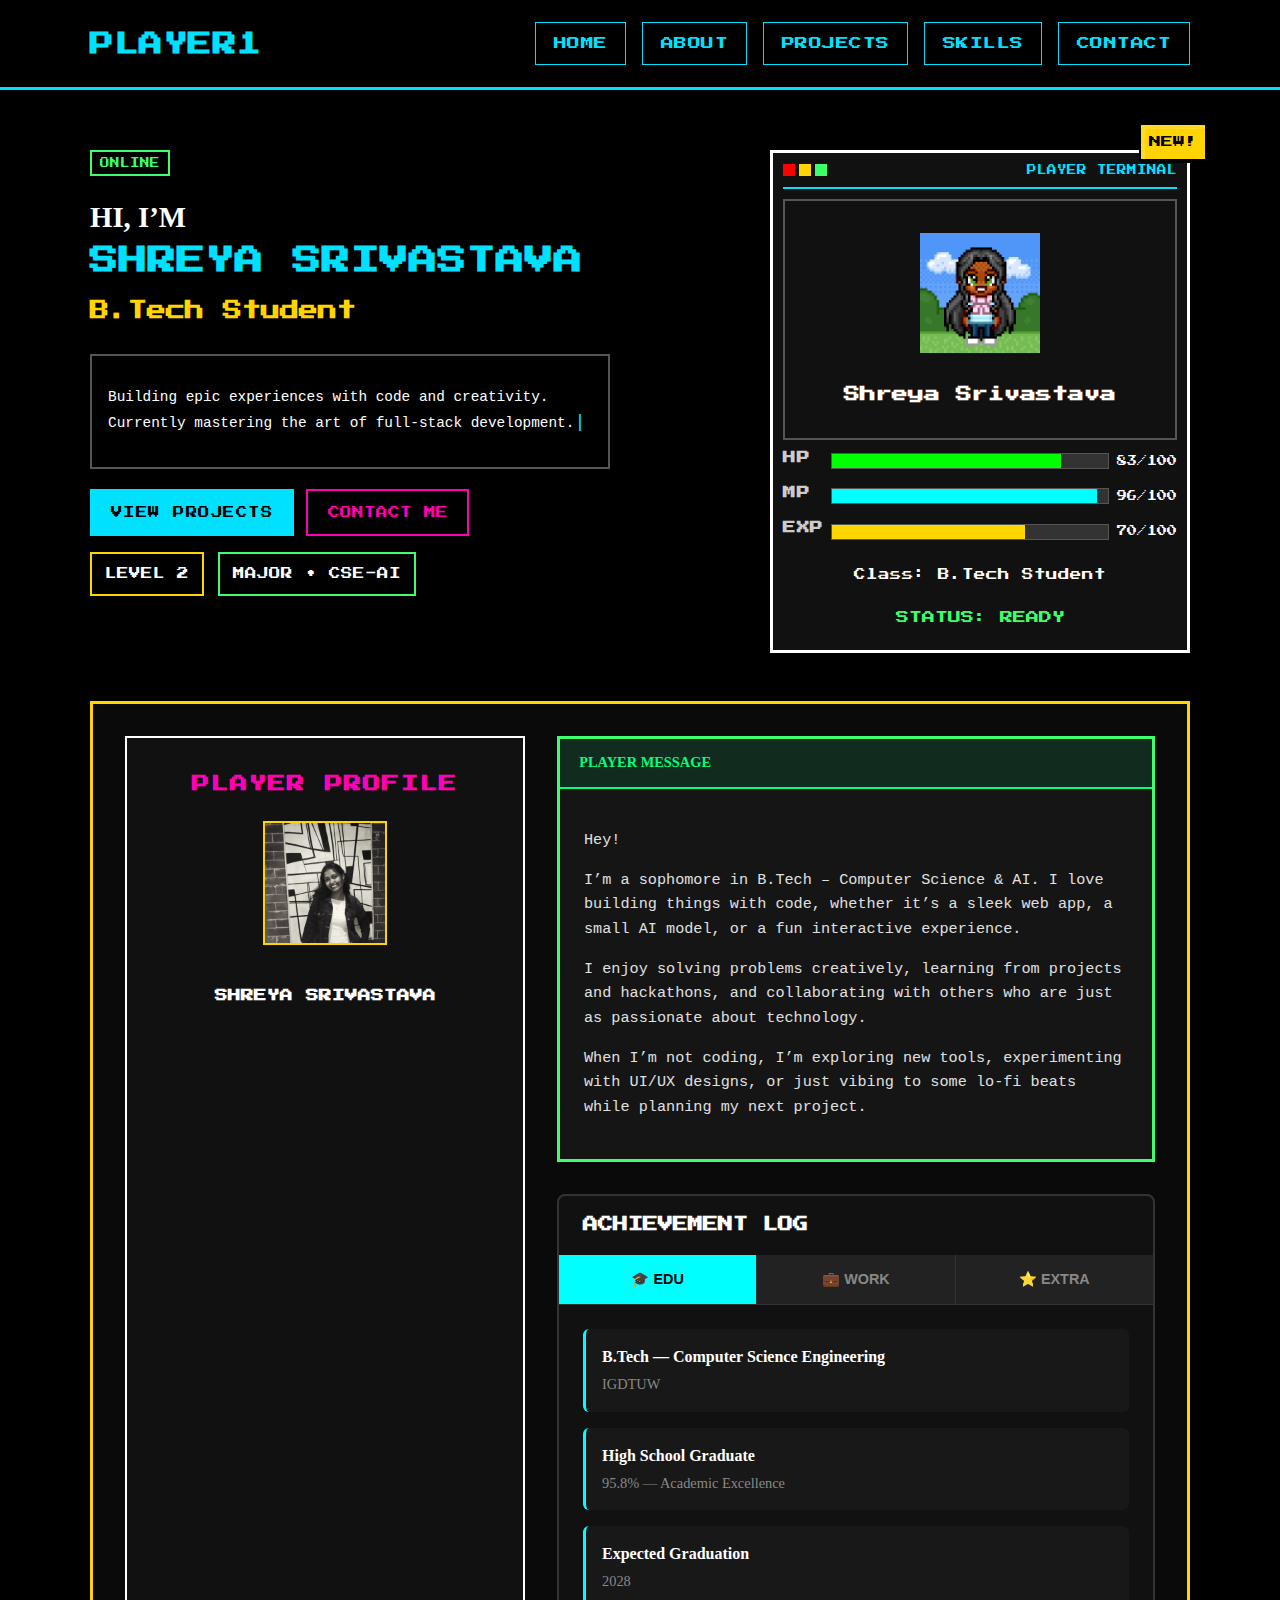
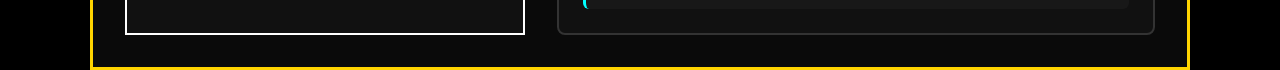
<file: index.html>
<!DOCTYPE html>
<html lang="en">
<head>
  <meta charset="UTF-8" />
  <link rel="icon" type="image/svg+xml" href="./images/avatar.png" />
  <title>Shreya | Portfolio</title>
  <meta name="viewport" content="width=device-width, initial-scale=1" />
  <link href="https://fonts.googleapis.com/css2?family=Press+Start+2P&display=swap" rel="stylesheet" />
  <link rel="stylesheet" href="styles.css" />
</head>
<body>

  <!-- Sticky navbar -->
  <section class="navbar">
  <header class="container navbar-header">
    <h1 class="logo">PLAYER1</h1>
    <nav aria-label="primary">
      <ul>
        <li class="nav-item"><a href="#home">HOME</a></li>
        <li class="nav-item"><a href="#about">ABOUT</a></li>
        <li class="nav-item"><a href="#projects">PROJECTS</a></li>
        <li class="nav-item"><a href="#skills">SKILLS</a></li>
        <li class="nav-item"><a href="#contact">CONTACT</a></li>
      </ul>
    </nav>
  </header>
</section>


  <!-- Hero -->
  <section class="hero container" id="home">
    <div class="intro">
      <span class="status">ONLINE</span>

      <h2>HI, I’M <span class="highlight">SHREYA SRIVASTAVA</span></h2>
      <h3>B.Tech Student</h3>

      <div class="message-box">
        <p>
          Building epic experiences with code and creativity.<br />
          Currently mastering the art of full-stack development.<span class="message-box-cursor">|</span>
        </p>
      </div>

      <div class="buttons">
        <a href="#projects" class="btn btn-primary">VIEW PROJECTS</a>
        <a href="#contact" class="btn btn-secondary">CONTACT ME</a>
      </div>

      <div class="stats-row">
        <div class="card-primary">LEVEL <span>2</span></div>
        <div class="card-secondary">MAJOR • CSE-AI</div>
      </div>
    </div>
    
    <div class="terminal">
      <div class="badge-new">NEW!</div>

      <div class="terminal-header">
        <span class="dot red"></span>
        <span class="dot yellow"></span>
        <span class="dot green"></span>
        <span class="terminal-title">PLAYER TERMINAL</span>
      </div>

      <div class="terminal-body">
        <div class="avatar">
          <img src="./images/avatar.png" alt="avatar" height="120" width="120">
        </div>
        <h4 class="player-name">Shreya Srivastava</h4>
      </div>
        <div class="stat-row">
    <span class="stat-label">HP</span>
    <div class="bar"><span style="width:83%" class="hp"></span></div>
    <span class="stat-value">83/100</span>
  </div>

  <div class="stat-row">
    <span class="stat-label">MP</span>
    <div class="bar"><span style="width:96%" class="mp"></span></div>
    <span class="stat-value">96/100</span>
  </div>

  <div class="stat-row">
    <span class="stat-label">EXP</span>
    <div class="bar"><span style="width:70%" class="xp"></span></div>
    <span class="stat-value">70/100</span>
  </div>

        <p class="class">Class: B.Tech Student</p>
        <p class="status-ready">STATUS: READY</p>
    </div>
  </section>

   <!-- About -->
<section id="about" class="about container">
  <div class="dashboard-container">
    
    <!-- Left Panel -->
    <div class="player-profile-panel">
      <div class="player-profile-header">
        <h3>PLAYER PROFILE</h3>
      </div>
      <div class="player-avatar">
        <div class="avatar-frame">
          <img src="./images/about.jpg" alt="Shreya Avatar">
        </div>
      </div>
      
      <div class="player-info">
        <h2 class="player-about-name">SHREYA SRIVASTAVA</h2>
      </div>

      <!-- Personal Message -->
      <!-- <div class="personal-message">
        <div class="message-header"></div>
        <div class="message-content">
          <p>Hey!</p>
          <p>I’m a sophomore in B.Tech – Computer Science & AI. I love building things with code, whether it’s a sleek web app, a small AI model, or a fun interactive experience.</p>
          <p>I enjoy solving problems creatively, learning from projects and hackathons, and collaborating with others who are just as passionate about technology.</p>
          <p>When I’m not coding, I’m exploring new tools, experimenting with UI/UX designs, or just vibing to some lo-fi beats while planning my next project.</p>
        </div>
      </div>-->
    </div>

    <!-- Right Panel -->
    <div class="stats-panel"> 
<div class="personal-message">
      <div class="message-header">
        <span>PLAYER MESSAGE</span>
      </div>
      <div class="message-content">
        <p>Hey!</p>
        <p>I’m a sophomore in B.Tech – Computer Science & AI. I love building things with code, whether it’s a sleek web app, a small AI model, or a fun interactive experience.</p>
        <p>I enjoy solving problems creatively, learning from projects and hackathons, and collaborating with others who are just as passionate about technology.</p>
        <p>When I’m not coding, I’m exploring new tools, experimenting with UI/UX designs, or just vibing to some lo-fi beats while planning my next project.</p>
      </div>
    </div>


      <!-- Achievement Log -->
      <div class="achievement-panel">
        <div class="panel-header">
          <h3>ACHIEVEMENT LOG</h3>
        </div>
        
        <div class="achievement-tabs">
          <button class="tab-btn active" data-tab="edu">🎓 EDU</button>
          <button class="tab-btn" data-tab="work">💼 WORK</button>
          <button class="tab-btn" data-tab="extra">⭐ EXTRA</button>
        </div>

        <div class="achievement-content">
          <div class="tab-content active" id="edu">
            <div class="achievement-item">
              <div class="achievement-title">B.Tech — Computer Science Engineering</div>
              <div class="achievement-subtitle">IGDTUW</div>
            </div>
            <div class="achievement-item">
              <div class="achievement-title">High School Graduate</div>
              <div class="achievement-subtitle">95.8% — Academic Excellence</div>
            </div>
            <div class="achievement-item">
              <div class="achievement-title">Expected Graduation</div>
              <div class="achievement-subtitle">2028</div>
            </div>
          </div>
          
          <div class="tab-content" id="work">
            <div class="achievement-item">
              <div class="achievement-title">Frontend Development Intern</div>
              <div class="achievement-subtitle">Currently Seeking</div>
            </div>
            <div class="achievement-item">
              <div class="achievement-title">Freelance Projects</div>
              <div class="achievement-subtitle">Web Development & Design</div>
            </div>
          </div>
          
          <div class="tab-content" id="extra">
            <div class="achievement-item">
              <div class="achievement-title">IEEE Club Member</div>
              <div class="achievement-subtitle">Active Participant</div>
            </div>
            <div class="achievement-item">
              <div class="achievement-title">Hackathon Warrior</div>
              <div class="achievement-subtitle">Multiple Participations</div>
            </div>
            <div class="achievement-item">
              <div class="achievement-title">Open Source Contributor</div>
              <div class="achievement-subtitle">Growing Portfolio</div>
            </div>
          </div>
        </div>
      </div>

    </div>
  </div>
</section>


  <script src="script.js"></script>
</body>
</html>
</file>
<file: boot.html>
<!DOCTYPE html>
<html lang="en">
<head>
<meta charset="UTF-8">
<title>ShreyaOS Boot</title>
<link href="https://fonts.googleapis.com/css2?family=Press+Start+2P&display=swap" rel="stylesheet">
<style>
body {
  margin: 0;
  background: black;
  color: limegreen;
  font-family: "Press Start 2P", monospace;
  font-size: 12px;
  display: flex;
  flex-direction: column;
  justify-content: center;
  align-items: center;
  height: 100vh;
}
p { margin: 5px 0; }
.blink {
  animation: blink 1s step-start infinite;
}
@keyframes blink {
  50% { opacity: 0; }
}
</style>
</head>
<body>
  <p>ShreyaOS v1.0</p>
  <p>Initializing pixels...</p>
  <p>Loading desktop environment...</p>
  <p class="blink">Press any key to continue_</p>

<script>
const BOOT_DURATION = 4000;
function goToDesktop(){
  window.location.href = "index.html";
}
document.addEventListener("keydown", goToDesktop);
setTimeout(goToDesktop, BOOT_DURATION);
</script>
</body>
</html>
</file>
<file: styles.css>
* {
	box-sizing: border-box;
}

:root {
	--cyan: #00e0ff;
	--yellow: #ffd400;
	--lime: #3cff6b;
	--pink: #ff00b7;
	--bg: #000;
	--panel: #111;
	--muted: #555;
	--nav-height: 90px;
}

html,
body {
	height: 100%;
	scroll-behavior: smooth;
	padding-top: 75px;
}

body {
	margin: 0;
	background: var(--bg);
	color: #fff;
	font-family: Press Start 2P, system-ui, -apple-system, Segoe UI, 'Roboto', sans-serif;
	line-height: 1.5;
}

.container {
	width: min(1100px, 92vw);
	margin-inline: auto;
	margin-top: 0;
}

.navbar {
  position: fixed;
  top: 0;
  z-index: 1000;
  background: var(--bg);
  border-bottom: 3px solid var(--cyan);
  width: 100%;
  height: var(--nav-height);
  display: flex;
  align-items: center;
  justify-content: space-between;
}

.navbar-header {
  display: flex;
  justify-content: space-between; 
  align-items: center;
  flex-wrap: nowrap;
}

.logo {
	color: var(--cyan);
	font-size: 1.5rem;
	letter-spacing: .5px;
  font-family: 'Press Start 2P';
  text-decoration: none;
}

nav ul {
	list-style: none;
	display: flex;
	flex-wrap: nowrap;
	gap: clamp(.4rem, 2vw, 1rem);
	padding: 0;
	margin: 0;
}

nav a {
	color: var(--cyan);
	text-decoration: none;
  	font-family: 'Press Start 2P';
  	font-size: 0.8rem;
	letter-spacing: .5px;
	border: 1.5px solid var(--cyan);
	padding: .7rem 1.1rem;
	display: inline-block;
	transition: background .2s, color .2s, transform .05s;
}

nav a:hover {
	background: var(--cyan);
	color: #000;
}

nav a:active {
	transform: translateY(1px);
}

.hero {
	display: grid;
	grid-template-columns: 1fr clamp(280px, 36vw, 420px);
	gap: clamp(1.25rem, 4vw, 4rem);
	align-items: start;
	margin-bottom: 3rem;
	scroll-margin-top: 120px;
}

.intro {
	max-width: 65ch;
}

.status {
	display: inline-block;
	color: var(--lime);
	border: 2px solid var(--lime);
	font-size: .6rem;
  font-family: 'Press Start 2P';
	padding: .25rem .5rem;
	margin-bottom: 1.2rem;
}

.intro h2 {
	font-size: clamp(1rem, 4vw, 1.8rem);
	margin: 0 0 .6rem;
}

.highlight {
	color: var(--cyan);
  font-family: 'Press Start 2P';
	font-size: clamp(1.1rem, 4.8vw, 1.8rem);
	display: inline-block;
}

.hero h3 {
	color: var(--yellow);
	font-size: clamp(1rem, 3vw, 1.2rem);
	margin: .6rem 0 1.8rem;
  font-family: 'Press Start 2P';
}

.message-box {
	border: 2px solid var(--muted);
	padding: 1rem;
	margin: 1rem 0 1.25rem;
	font-size: clamp(.7rem, 2.2vw, .9rem);
  font-family:Courier New, Courier, 'monospace';
}

.message-box-cursor{
  color: var(--cyan);
  font-size: 1.2rem;
}


.buttons {
	display: flex;
	flex-wrap: wrap;
	gap: .8rem;
  font-family: 'Press Start 2P';
}

.btn {
	text-decoration: none;
	font-size: .72rem;
	padding: .8rem 1.2rem;
	display: inline-block;
  transition: background .2s, color .2s, transform .05s;
}

.btn-primary {
  background-color: var(--cyan);
  color: var(--bg);
  letter-spacing: .5px;
  padding: .7rem 1.1rem;
  border: 3px solid transparent; 
}

.btn-primary:hover {
  background-color: #000;
  color: var(--cyan);
  border-color: var(--cyan); 
}

.btn-secondary {
	color: var(--pink);
	border: 2px solid var(--pink);
}

.btn-secondary:hover {
	background: var(--pink);
	color: #000;
  font-weight: 700;
}

.stats-row {
	display: flex;
	flex-wrap: wrap;
	gap: .9rem;
	margin-top: 1rem;
  font-family: 'Press Start 2P';
}

.card-primary {
	border: 2px solid var(--yellow);
	padding: .7rem .8rem;
	font-size: .72rem;
}

.card-secondary {
	border: 2px solid var(--lime);
	padding: .7rem .8rem;
	font-size: .72rem;
}

.terminal {
	position: relative;
	background: var(--panel);
	border: 3px solid #fff;
	padding: 10px;
	width: 100%;
	max-width: clamp(320px, 36vw, 420px);
	justify-self: end;
}

.badge-new {
	position: absolute;
	top: -30px;
	right: -20px;
	background: var(--yellow);
	color: #000;
	font-size: .75rem;
  font-family: 'Press Start 2P';
	border: 2px solid #000;
	padding: .5rem .5rem;
	box-shadow: 2px 2px 0 #000, 4px 4px 0 rgba(255, 255, 255, .15) inset;
	animation: bounce 1.5s ease-in-out infinite alternate;
}

@keyframes bounce {
	0% {
		transform: translateY(-2px) rotate(-3deg);
	}

	100% {
		transform: translateY(4px) rotate(3deg);
	}
}

.terminal-header {
	display: flex;
	align-items: center;
	gap: 4px;
	margin-bottom: 10px;
  padding-bottom: 10px;
  border-bottom: 2px solid var(--cyan);
}

.dot {
	width: 12px;
	height: 12px;
	/* border-radius: 50%; */
	display: inline-block;
}

.red {
	background: red;
}

.yellow {
	background: var(--yellow);
}

.green {
	background: var(--lime);
}

.terminal-title {
	margin-left: auto;
	font-size: .6rem;
	color: var(--cyan);
  font-family: 'Press Start 2P';
}

.terminal-body{
  border: 2px solid var(--muted);
  padding: 2rem;
  align-items: center;
  text-align: center;
}

.player-name {
	text-align: center;
	font-size: 1rem;
  font-family: 'Press Start 2P';
  margin-bottom: 0rem;
}

.player-about-name{
	text-align: center;
	font-size: 0.8rem;
	font-family: 'Press Start 2P';
	margin-bottom: 1rem;
}

.stat-row {
  display: flex;
  align-items: center;
  gap: 8px;
  margin: 8px 0;
  font-family: 'Press Start 2P', monospace;
  font-size: 10px;
}

.stat-label {
  width: 40px;
  color: #00e0ff;
  margin: 0rem;
}

.bar {
  flex: 1;
  background: #333;
  height: 16px;
  position: relative;
  border: 1px solid #555;
}

.bar span {
  display: block;
  height: 100%;
}

.hp { background: lime; }
.mp { background: cyan; }
.xp { background: gold; }

.stat-value {
  width: 60px;
  text-align: right;
}


.class{
	padding: .7rem;
	font-size: .72rem;
	margin-top: .6rem;
	font-family: "Press Start 2P";
	text-align: center;
}


.status-ready {
	font-size: .82rem;
	font-family: "Press Start 2P";
	text-align: center;
	padding-top: 0;
	color: var(--lime);
}

/* ---- responsiveness ---- */
@media (max-width: 980px) {
	.hero {
		grid-template-columns: 1fr;
		align-items: start;
	}

	.terminal {
		justify-self: start;
		max-width: 520px;
	}
}

@media (max-width: 680px) {
	nav ul {
		justify-content: center;
	}

	.buttons {
		justify-content: center;
	}

	.intro {
		text-align: center;
	}

	.stats-row {
		justify-content: center;
	}

	.terminal {
		margin-inline: auto;
	}
}

@media (max-width: 460px) {
	nav a {
		padding: .5rem .8rem;
		font-size: .7rem;
	}

	.badge-new {
		top: -10px;
		right: -10px;
	}
}

.section-title {
  font-family: 'Press Start 2P';
  font-size: 1.4rem;
  color: var(--cyan);
  text-align: center;
  margin-bottom: 2rem;
  border-bottom: 2px solid var(--cyan);
  padding-bottom: .5rem;
}


.about {
	border: 3px solid var(--yellow);
  background: #0a0a0a;
  min-height: 100vh;
  scroll-margin-top: 120px;
}


.dashboard-container {
  display: grid;
  grid-template-columns: 400px 1fr;
  gap: 2rem;
  max-width: 1200px;
  margin: 0 auto;
  padding: 2rem;
}

/* Panel Base Styles */
.player-profile-panel,
.stats-panel {
  display: flex;
  flex-direction: column;
}

.stats-panel {
  display: flex;
  flex-direction: column;
  gap: 2rem; /* spacing between message and achievements */
}

.panel-header {
  padding: 0.2rem 1.5rem;
  font-size: small;
  text-align: justify;
  font-family: "Press Start 2P";
}

.panel-header.cyan {
  background: rgba(0, 255, 255, 0.1);
  border-color: #00ffff;
}

.panel-header.green {
  background: rgba(0, 255, 128, 0);
  border-color: #00ff7f;
  color: var(--lime);
}

.player-profile-header h3 {
  text-align: center;
  margin: 0;
  color: var(--pink);
  font-size: 1.1rem;
  font-family: 'Press Start 2P';
  font-weight: bold;
  letter-spacing: 1px;
}

/* Player Profile Panel */
.player-profile-panel {
  background: #111;
  border: 2px solid white;
  padding: 2rem;
}

.player-avatar {
  text-align: center;
  margin: 1.5rem;
}

.avatar-frame {
  display: inline-block;
  padding: 2px;
  background: var(--yellow);
}

.avatar-frame img {
  width: 120px;
  height: 120px;
  display: block;
}

.player-info {
  text-align: center;
}

.detail-item {
  display: flex;
  align-items: center;
  gap: 0.8rem;
  padding: 0.6rem;
  margin-bottom: 0.5rem;
  background: rgba(255, 255, 255, 0.05);
  border-radius: 6px;
  color: #ccc;
  font-size: 0.9rem;
}

.detail-item .icon {
  font-size: 1.1rem;
}

/* Personal Message Section */
.personal-message {
  background: rgba(218, 228, 223, 0.05);
  border: 3px solid var(--lime);
}

.message-header {
  background: rgba(0, 255, 127, 0.1);
  padding: 0.8rem 1.2rem;
  display: flex;
  align-items: center;
  gap: 0.5rem;
  border-bottom: 2px solid #00ff7f;
}

.message-header span {
  color: #00ff7f;
  font-weight: bold;
  font-size: 0.9rem;
}

.message-content {
  padding: 1.5rem;
  font-family:Courier New, Courier, 'monospace';
}

.message-content p {
  color: #e0e0e0;
  line-height: 1.6;
  margin-bottom: 1rem;
  font-size: 0.95rem;
}

.panel-content {
  padding: 1.5rem;
}

.panel-content p {
  color: #e0e0e0;
  line-height: 1.6;
  margin: 0;
  font-size: 1rem;
}

/* Player Stats Panel */
.player-stats-panel {
  background: rgba(0, 255, 127, 0.05);
  border: 2px solid #00ff7f;
  overflow: hidden;
}

.stats-grid {
  display: grid;
  grid-template-columns: repeat(2, 1fr);
  gap: 1rem;
  padding: 1.5rem;
}

.stat-card {
  background: rgba(255, 255, 255, 0.05);
  border: 2px solid;
  text-align: center;
  transition: all 0.3s ease;
}

.stat-card:hover {
  transform:scale(1.02);
  box-shadow: 0 5px 20px rgba(0, 0, 0, 0.3);
}

.stat-card.cyan {
  border-color: #00ffff;
}

.stat-card.gray {
  border-color: #888;
}

.stat-card.yellow {
  border-color: #ffff00;
}

.stat-card.green {
  border-color: #00ff7f;
}

.stat-icon {
  font-size: 1.5rem;
  margin-bottom: 0.5rem;
}

.stat-label {
  color: #ccc;
  font-size: 0.8rem;
  font-weight: bold;
  letter-spacing: 0.5px;
  margin-bottom: 0.5rem;
}

/* .stat-value {
  color: #fff;
  font-size: 1.8rem;
  font-weight: bold; */


/* Achievement Panel */
.achievement-panel {
  background: #111;
  border: 2px solid #333;
  border-radius: 8px;
  overflow: hidden;
}

.achievement-tabs {
  display: flex;
  background: #222;
  border-bottom: 1px solid #333;
}

.tab-btn {
  flex: 1;
  background: transparent;
  border: none;
  padding: 1rem;
  color: #888;
  font-size: 0.9rem;
  font-weight: bold;
  cursor: pointer;
  transition: all 0.3s ease;
  border-right: 1px solid #333;
}

.tab-btn:last-child {
  border-right: none;
}

.tab-btn.active {
  background: #00ffff;
  color: #000;
}

.tab-btn:hover:not(.active) {
  background: rgba(255, 255, 255, 0.05);
  color: #fff;
}

.achievement-content {
  padding: 1.5rem;
}

.tab-content {
  display: none;
}

.tab-content.active {
  display: block;
}

.achievement-item {
  padding: 1rem;
  background: rgba(255, 255, 255, 0.03);
  border-radius: 6px;
  margin-bottom: 1rem;
  border-left: 3px solid #00ffff;
}

.achievement-item:last-child {
  margin-bottom: 0;
}

.achievement-title {
  color: #fff;
  font-weight: bold;
  margin-bottom: 0.3rem;
}

.achievement-subtitle {
  color: #888;
  font-size: 0.9rem;
}

/* Responsive Design */
@media (max-width: 768px) {
  .dashboard-container {
    grid-template-columns: 1fr;
    padding: 1rem;
  }
  
  .stats-grid {
    grid-template-columns: 1fr;
  }
  
  .achievement-tabs {
    flex-direction: column;
  }
  
  .tab-btn {
    border-right: none;
    border-bottom: 1px solid #333;
  }
  
  .tab-btn:last-child {
    border-bottom: none;
  }
}
</file>
